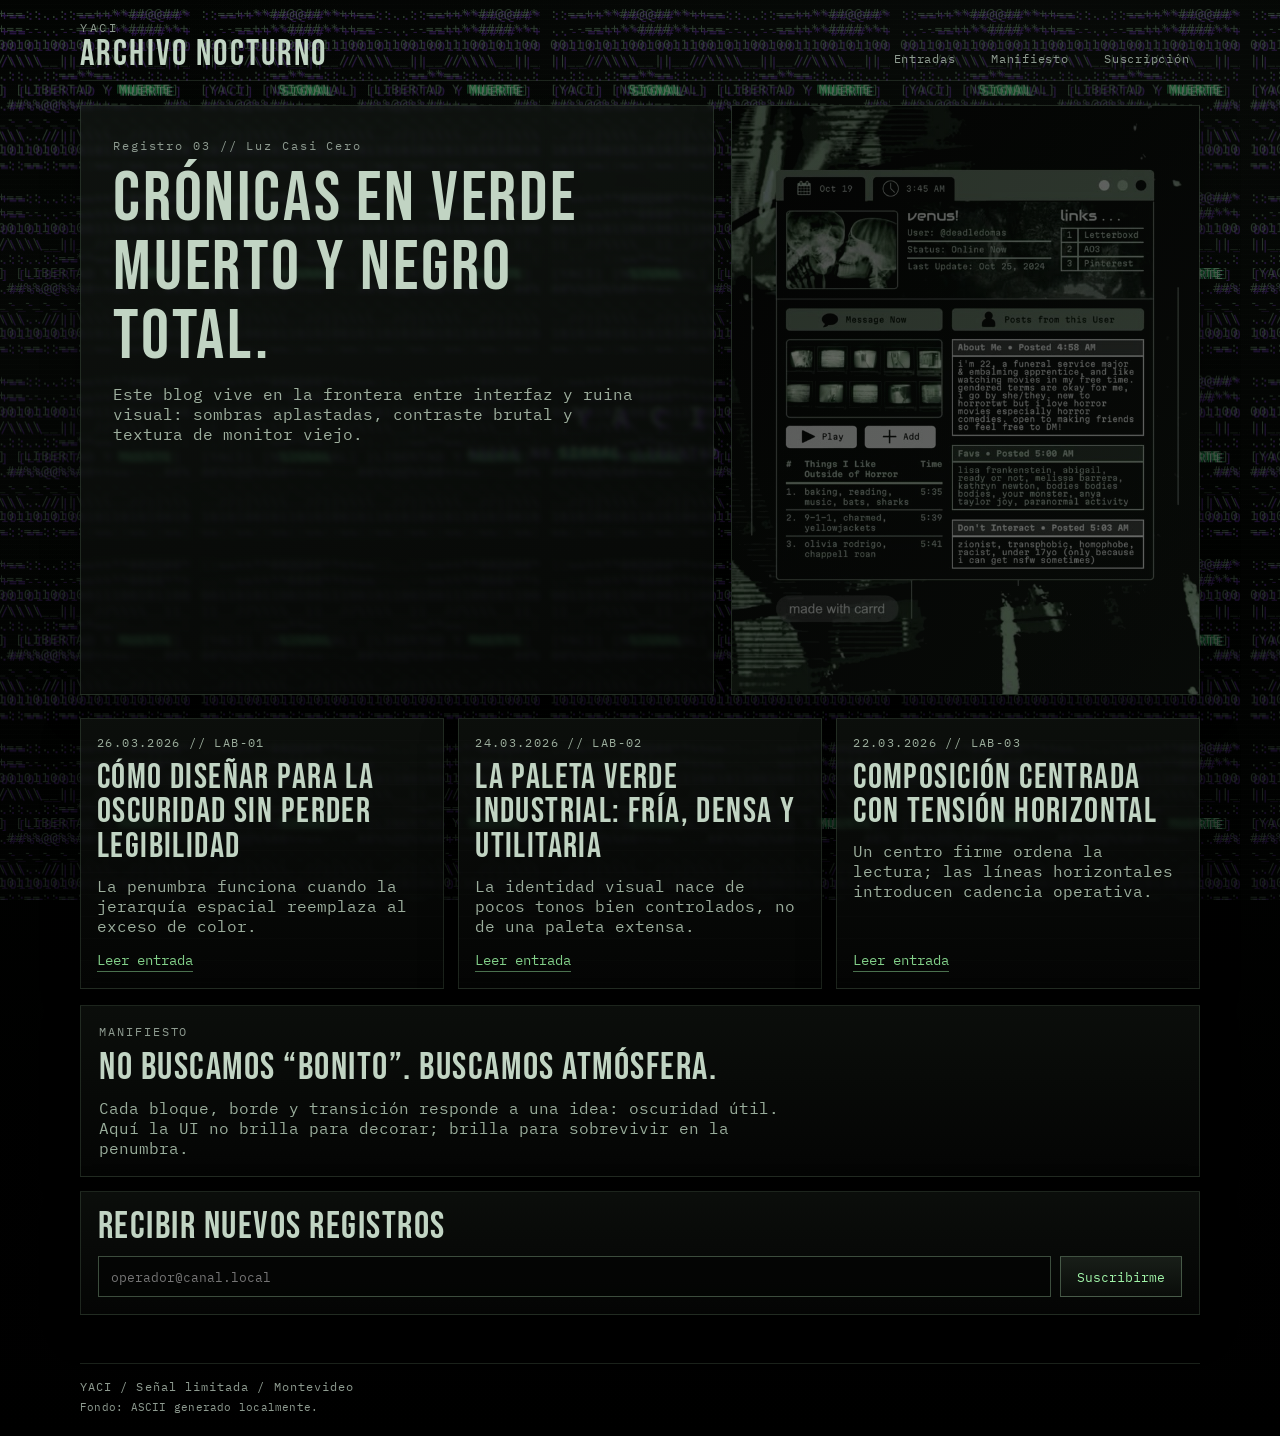
<file: index.html>
<!DOCTYPE html>
<html lang="es">
<head>
  <meta charset="UTF-8">
  <meta name="viewport" content="width=device-width, initial-scale=1.0">
  <title>YACI // Archivo Nocturno</title>
  <meta name="description" content="Blog de estética low-key: sombras profundas, verdes industriales y narrativa nocturna.">
  <link rel="preconnect" href="https://fonts.googleapis.com">
  <link rel="preconnect" href="https://fonts.gstatic.com" crossorigin>
  <link href="https://fonts.googleapis.com/css2?family=Bebas+Neue&family=IBM+Plex+Mono:wght@400;500;700&display=swap" rel="stylesheet">
  <link rel="stylesheet" href="styles.css">
</head>
<body>
  <div class="noise"></div>
  <div class="scanlines"></div>

  <header class="site-header reveal">
    <a class="brand" href="index.html">
      <span class="brand-kicker">YACI</span>
      <span class="brand-title">Archivo Nocturno</span>
    </a>
    <nav class="top-nav">
      <a href="entradas.html">Entradas</a>
      <a href="manifiesto.html">Manifiesto</a>
      <a href="#suscripcion">Suscripción</a>
    </nav>
  </header>

  <main class="layout">
    <section class="hero reveal">
      <div class="hero-copy">
        <p class="eyebrow">Registro 03 // Luz Casi Cero</p>
        <h1>Crónicas en verde muerto y negro total.</h1>
        <p>
          Este blog vive en la frontera entre interfaz y ruina visual:
          sombras aplastadas, contraste brutal y textura de monitor viejo.
        </p>
      </div>
      <figure class="hero-frame" aria-label="Referencia visual">
        <img src="660431724_1667663304473493_7684499196295482102_n.jpg" alt="Referencia estética verde oscura">
      </figure>
    </section>

    <section id="posts" class="posts">
      <article class="post reveal">
        <p class="post-meta">26.03.2026 // LAB-01</p>
        <h2>Cómo diseñar para la oscuridad sin perder legibilidad</h2>
        <p>
          Un sistema low-key no es ausencia de color: es jerarquía tonal extrema.
          Si todo está oscuro, la estructura debe vivir en líneas, ritmo y textura.
        </p>
        <a href="entrada.html?id=lab-01">Leer entrada</a>
      </article>

      <article class="post reveal">
        <p class="post-meta">24.03.2026 // LAB-02</p>
        <h2>La paleta verde industrial: fría, densa y utilitaria</h2>
        <p>
          Negro puro para peso emocional, verdes desaturados para continuidad
          y un acento fosforescente mínimo para orientar la mirada.
        </p>
        <a href="entrada.html?id=lab-02">Leer entrada</a>
      </article>

      <article class="post reveal">
        <p class="post-meta">22.03.2026 // LAB-03</p>
        <h2>Composición centrada con tensión horizontal</h2>
        <p>
          Cuando el peso visual cae al centro, las líneas horizontales
          introducen estabilidad técnica y una atmósfera de consola analógica.
        </p>
        <a href="entrada.html?id=lab-03">Leer entrada</a>
      </article>
    </section>

    <section id="manifiesto" class="manifesto reveal">
      <p class="eyebrow">MANIFIESTO</p>
      <h3>No buscamos “bonito”. Buscamos atmósfera.</h3>
      <p>
        Cada bloque, borde y transición responde a una idea: oscuridad útil.
        Aquí la UI no brilla para decorar; brilla para sobrevivir en la penumbra.
      </p>
    </section>

    <section id="suscripcion" class="subscribe reveal">
      <h3>Recibir nuevos registros</h3>
      <form>
        <label for="mail" class="sr-only">Correo</label>
        <input id="mail" type="email" placeholder="operador@canal.local" required>
        <button type="submit">Suscribirme</button>
      </form>
    </section>
  </main>

  <footer class="site-footer reveal">
    <p>YACI / Señal limitada / Montevideo</p>
    <p class="credit">Fondo: ASCII generado localmente.</p>
  </footer>

  <script src="script.js"></script>
</body>
</html>
</file>
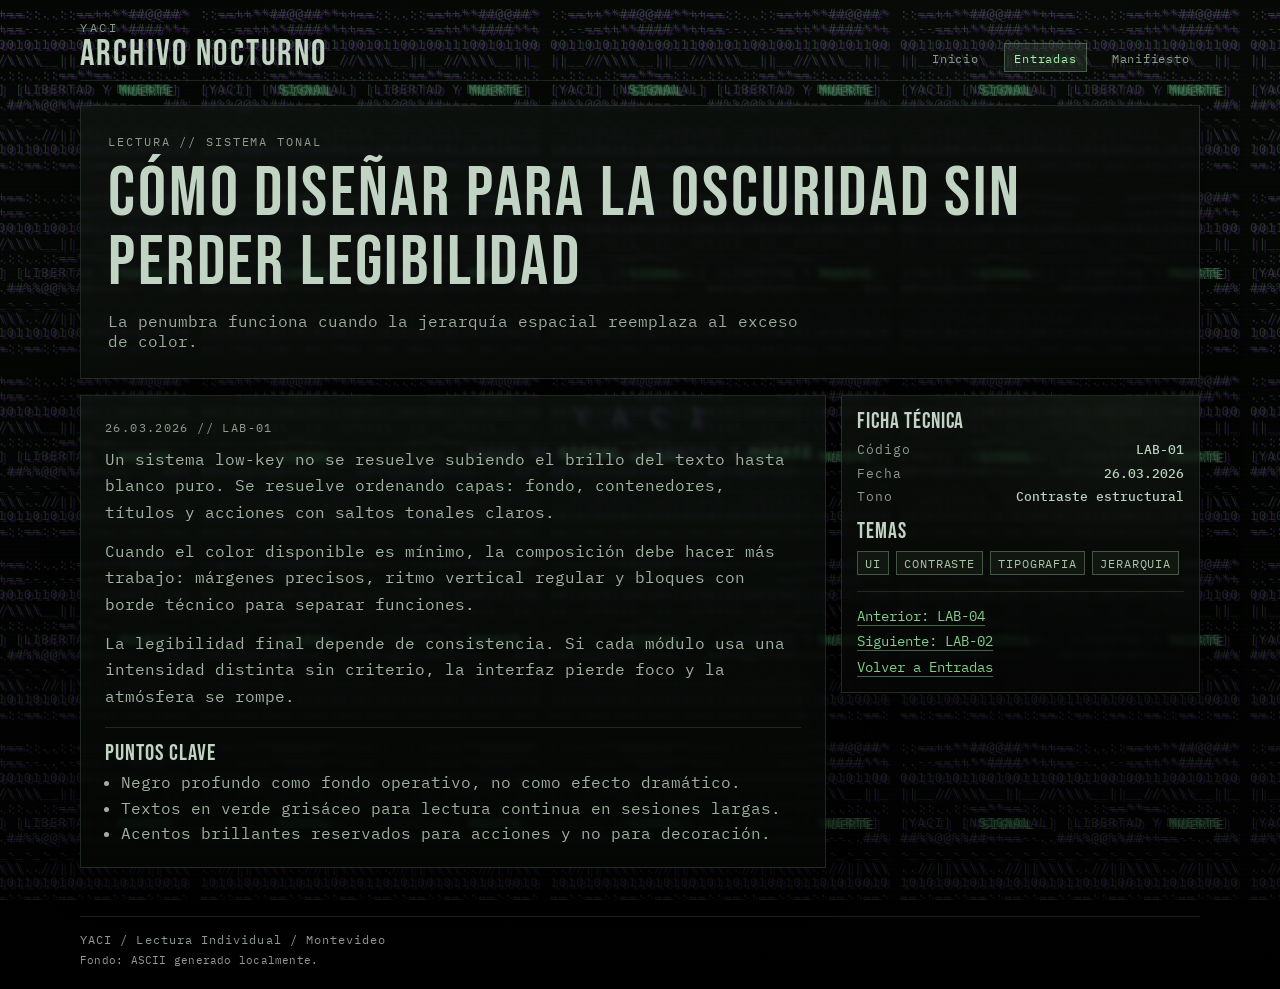
<file: entrada.html>
<!DOCTYPE html>
<html lang="es">
<head>
  <meta charset="UTF-8">
  <meta name="viewport" content="width=device-width, initial-scale=1.0">
  <title>YACI // Entrada</title>
  <meta name="description" content="Entrada individual del archivo nocturno YACI.">
  <link rel="preconnect" href="https://fonts.googleapis.com">
  <link rel="preconnect" href="https://fonts.gstatic.com" crossorigin>
  <link href="https://fonts.googleapis.com/css2?family=Bebas+Neue&family=IBM+Plex+Mono:wght@400;500;700&display=swap" rel="stylesheet">
  <link rel="stylesheet" href="styles.css">
</head>
<body data-entry-page>
  <div class="noise"></div>
  <div class="scanlines"></div>

  <header class="site-header reveal">
    <a class="brand" href="index.html">
      <span class="brand-kicker">YACI</span>
      <span class="brand-title">Archivo Nocturno</span>
    </a>
    <nav class="top-nav">
      <a href="index.html">Inicio</a>
      <a class="is-active" href="entradas.html">Entradas</a>
      <a href="manifiesto.html">Manifiesto</a>
    </nav>
  </header>

  <main class="layout">
    <section class="page-hero reveal">
      <p id="entry-kicker" class="eyebrow">LECTURA // CANAL INDIVIDUAL</p>
      <h1 id="entry-title">Cargando entrada...</h1>
      <p id="entry-intro">Preparando registro visual.</p>
    </section>

    <section class="article-layout">
      <article class="article-shell reveal">
        <p id="entry-meta" class="post-meta">--.--.---- // ----</p>
        <div id="entry-body" class="article-body"></div>
      </article>

      <aside class="article-aside reveal">
        <h3>Ficha Técnica</h3>
        <div class="article-facts">
          <p><span>Código</span><strong id="entry-code">LAB-00</strong></p>
          <p><span>Fecha</span><strong id="entry-date">--.--.----</strong></p>
          <p><span>Tono</span><strong id="entry-tone">Low-key</strong></p>
        </div>

        <h3>Temas</h3>
        <div id="entry-tags" class="tag-list"></div>

        <div class="article-nav">
          <a id="entry-prev" href="entradas.html">Anterior</a>
          <a id="entry-next" href="entradas.html">Siguiente</a>
          <a href="entradas.html">Volver a Entradas</a>
        </div>
      </aside>
    </section>
  </main>

  <footer class="site-footer reveal">
    <p>YACI / Lectura Individual / Montevideo</p>
    <p class="credit">Fondo: ASCII generado localmente.</p>
  </footer>

  <script src="script.js"></script>
</body>
</html>
</file>
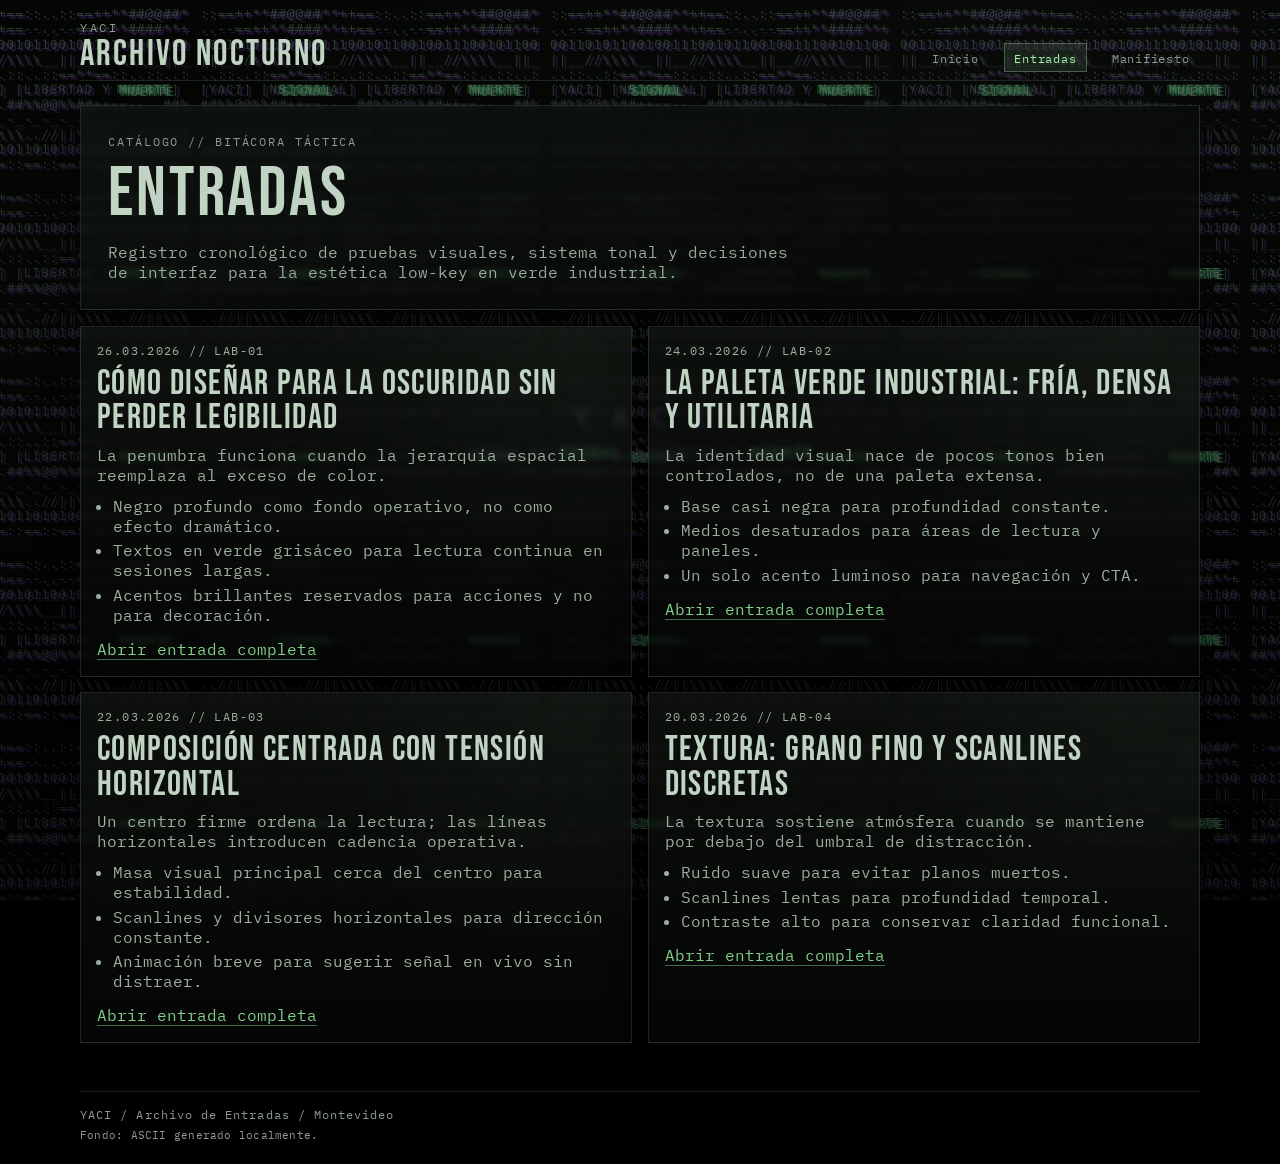
<file: entradas.html>
<!DOCTYPE html>
<html lang="es">
<head>
  <meta charset="UTF-8">
  <meta name="viewport" content="width=device-width, initial-scale=1.0">
  <title>YACI // Entradas</title>
  <meta name="description" content="Listado de entradas del archivo nocturno YACI.">
  <link rel="preconnect" href="https://fonts.googleapis.com">
  <link rel="preconnect" href="https://fonts.gstatic.com" crossorigin>
  <link href="https://fonts.googleapis.com/css2?family=Bebas+Neue&family=IBM+Plex+Mono:wght@400;500;700&display=swap" rel="stylesheet">
  <link rel="stylesheet" href="styles.css">
</head>
<body>
  <div class="noise"></div>
  <div class="scanlines"></div>

  <header class="site-header reveal">
    <a class="brand" href="index.html">
      <span class="brand-kicker">YACI</span>
      <span class="brand-title">Archivo Nocturno</span>
    </a>
    <nav class="top-nav">
      <a href="index.html">Inicio</a>
      <a class="is-active" href="entradas.html">Entradas</a>
      <a href="manifiesto.html">Manifiesto</a>
    </nav>
  </header>

  <main class="layout">
    <section class="page-hero reveal">
      <p class="eyebrow">CATÁLOGO // BITÁCORA TÁCTICA</p>
      <h1>Entradas</h1>
      <p>
        Registro cronológico de pruebas visuales, sistema tonal y decisiones de interfaz
        para la estética low-key en verde industrial.
      </p>
    </section>

    <section class="entries-grid">
      <article id="post-lab-01" class="entry-card reveal">
        <p class="post-meta">26.03.2026 // LAB-01</p>
        <h2>Cómo diseñar para la oscuridad sin perder legibilidad</h2>
        <p>
          La oscuridad extrema exige contraste estructural, no solo color. Las fronteras,
          el espaciado y la jerarquía tipográfica son la señal principal.
        </p>
        <ul>
          <li>Negros profundos para atmósfera.</li>
          <li>Texto en verde grisáceo para lectura continua.</li>
          <li>Acento brillante solo para acciones.</li>
        </ul>
        <a href="entrada.html?id=lab-01">Abrir entrada completa</a>
      </article>

      <article id="post-lab-02" class="entry-card reveal">
        <p class="post-meta">24.03.2026 // LAB-02</p>
        <h2>La paleta verde industrial: fría, densa y utilitaria</h2>
        <p>
          La gama trabaja entre negro puro y verde apagado para sostener un clima técnico,
          casi de panel antiguo, sin caer en neón decorativo.
        </p>
        <ul>
          <li>Base: #000000 / #030403 / #080a08.</li>
          <li>Medios: #1e251f / #39463b.</li>
          <li>Acentos: #82cf89 / #a0f4a8.</li>
        </ul>
        <a href="entrada.html?id=lab-02">Abrir entrada completa</a>
      </article>

      <article id="post-lab-03" class="entry-card reveal">
        <p class="post-meta">22.03.2026 // LAB-03</p>
        <h2>Composición centrada con tensión horizontal</h2>
        <p>
          Una masa visual al centro transmite control. Las líneas horizontales y scanlines
          agregan dirección, ritmo y una lectura de interfaz operativa.
        </p>
        <ul>
          <li>Peso visual estabilizado en el núcleo.</li>
          <li>Rejilla de tarjetas para cadencia técnica.</li>
          <li>Movimiento mínimo y funcional.</li>
        </ul>
        <a href="entrada.html?id=lab-03">Abrir entrada completa</a>
      </article>

      <article id="post-lab-04" class="entry-card reveal">
        <p class="post-meta">20.03.2026 // LAB-04</p>
        <h2>Textura: grano fino y scanlines discretas</h2>
        <p>
          El ruido no es ornamento: evita superficies planas y refuerza la sensación
          de señal débil. La clave es mantenerlo por debajo del umbral de distracción.
        </p>
        <ul>
          <li>Grano suave con mezcla sutil.</li>
          <li>Scanlines lentas para profundidad temporal.</li>
          <li>Capas atmosféricas sin perder contraste.</li>
        </ul>
        <a href="entrada.html?id=lab-04">Abrir entrada completa</a>
      </article>
    </section>
  </main>

  <footer class="site-footer reveal">
    <p>YACI / Archivo de Entradas / Montevideo</p>
    <p class="credit">Fondo: ASCII generado localmente.</p>
  </footer>

  <script src="script.js"></script>
</body>
</html>
</file>
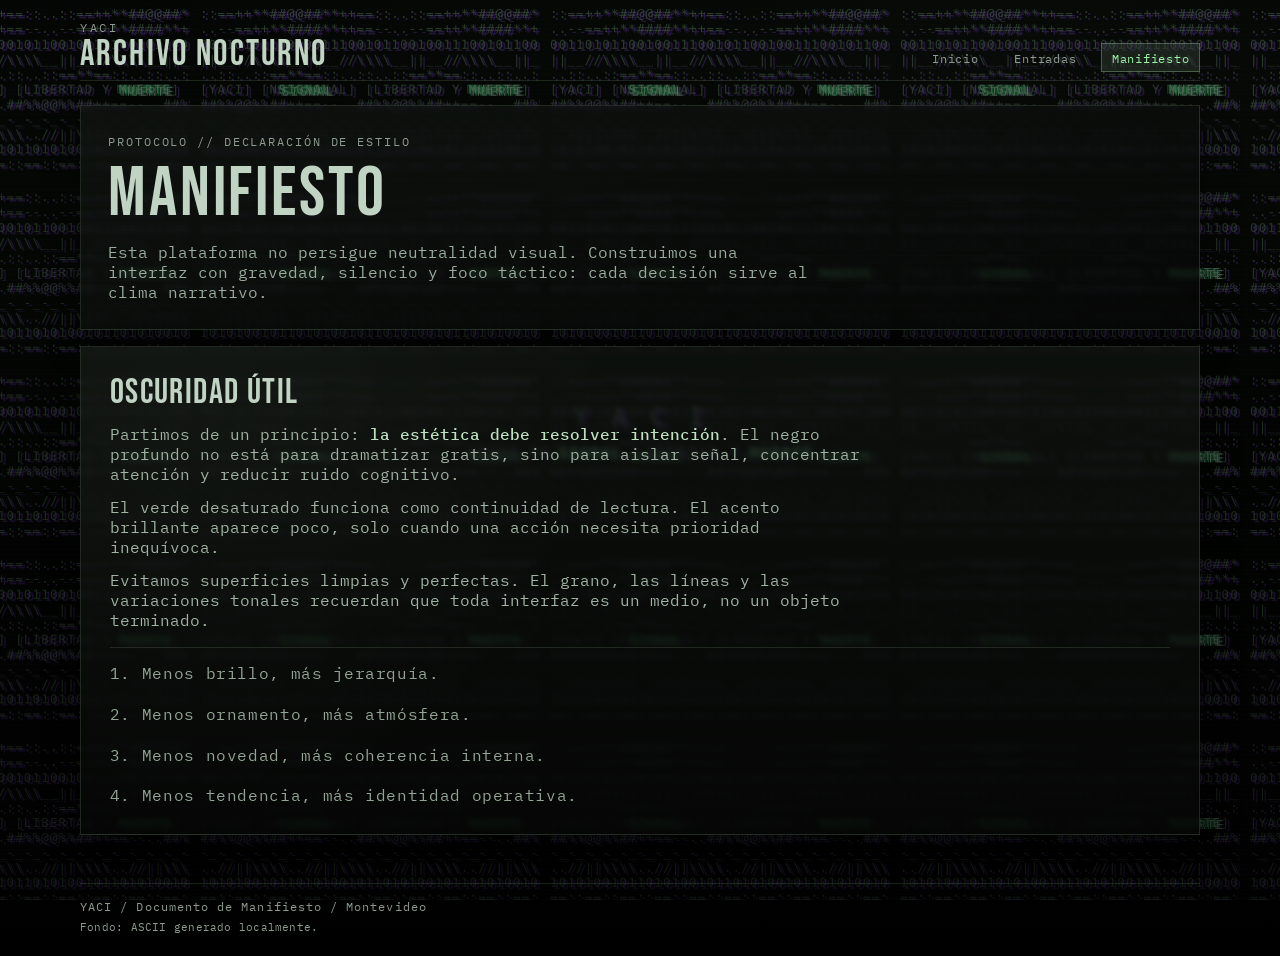
<file: manifiesto.html>
<!DOCTYPE html>
<html lang="es">
<head>
  <meta charset="UTF-8">
  <meta name="viewport" content="width=device-width, initial-scale=1.0">
  <title>YACI // Manifiesto</title>
  <meta name="description" content="Manifiesto visual y editorial del proyecto YACI.">
  <link rel="preconnect" href="https://fonts.googleapis.com">
  <link rel="preconnect" href="https://fonts.gstatic.com" crossorigin>
  <link href="https://fonts.googleapis.com/css2?family=Bebas+Neue&family=IBM+Plex+Mono:wght@400;500;700&display=swap" rel="stylesheet">
  <link rel="stylesheet" href="styles.css">
</head>
<body>
  <div class="noise"></div>
  <div class="scanlines"></div>

  <header class="site-header reveal">
    <a class="brand" href="index.html">
      <span class="brand-kicker">YACI</span>
      <span class="brand-title">Archivo Nocturno</span>
    </a>
    <nav class="top-nav">
      <a href="index.html">Inicio</a>
      <a href="entradas.html">Entradas</a>
      <a class="is-active" href="manifiesto.html">Manifiesto</a>
    </nav>
  </header>

  <main class="layout">
    <section class="page-hero reveal">
      <p class="eyebrow">PROTOCOLO // DECLARACIÓN DE ESTILO</p>
      <h1>Manifiesto</h1>
      <p>
        Esta plataforma no persigue neutralidad visual. Construimos una interfaz con
        gravedad, silencio y foco táctico: cada decisión sirve al clima narrativo.
      </p>
    </section>

    <section class="manifesto-page reveal">
      <h2>Oscuridad útil</h2>
      <p>
        Partimos de un principio: <strong>la estética debe resolver intención</strong>.
        El negro profundo no está para dramatizar gratis, sino para aislar señal,
        concentrar atención y reducir ruido cognitivo.
      </p>
      <p>
        El verde desaturado funciona como continuidad de lectura. El acento brillante
        aparece poco, solo cuando una acción necesita prioridad inequívoca.
      </p>
      <p>
        Evitamos superficies limpias y perfectas. El grano, las líneas y las variaciones
        tonales recuerdan que toda interfaz es un medio, no un objeto terminado.
      </p>

      <div class="manifesto-lines">
        <p>1. Menos brillo, más jerarquía.</p>
        <p>2. Menos ornamento, más atmósfera.</p>
        <p>3. Menos novedad, más coherencia interna.</p>
        <p>4. Menos tendencia, más identidad operativa.</p>
      </div>
    </section>
  </main>

  <footer class="site-footer reveal">
    <p>YACI / Documento de Manifiesto / Montevideo</p>
    <p class="credit">Fondo: ASCII generado localmente.</p>
  </footer>

  <script src="script.js"></script>
</body>
</html>
</file>
<file: styles.css>
:root {
  --bg-000: #000000;
  --bg-010: #030403;
  --bg-020: #080a08;
  --bg-040: #111511;
  --bg-080: #1e251f;
  --bg-140: #39463b;
  --line: rgba(110, 140, 111, 0.24);
  --line-hard: rgba(138, 176, 141, 0.42);
  --text: #c1d4c3;
  --text-soft: #8e9b90;
  --accent: #82cf89;
  --accent-hot: #a0f4a8;
  --shadow: 0 14px 34px rgba(0, 0, 0, 0.44);
}

*,
*::before,
*::after {
  box-sizing: border-box;
}

html,
body {
  margin: 0;
  min-height: 100%;
}

body {
  position: relative;
  overflow-x: hidden;
  color: var(--text);
  font-family: "IBM Plex Mono", monospace;
  background:
    linear-gradient(180deg, rgba(0, 0, 0, 0.40) 0%, rgba(0, 0, 0, 0.56) 56%, rgba(0, 0, 0, 0.70) 100%),
    radial-gradient(1200px 600px at 78% 8%, rgba(45, 57, 47, 0.22), transparent 70%),
    radial-gradient(900px 500px at 12% 24%, rgba(22, 29, 23, 0.30), transparent 72%),
    url("assets/bg-ascii.svg") center / cover no-repeat fixed,
    linear-gradient(180deg, var(--bg-020) 0%, var(--bg-010) 36%, var(--bg-000) 100%);
}

.noise,
.scanlines {
  position: fixed;
  inset: 0;
  pointer-events: none;
  z-index: 0;
}

.noise {
  opacity: 0.14;
  background-image:
    radial-gradient(rgba(146, 168, 149, 0.09) 0.75px, transparent 0.75px);
  background-size: 3px 3px;
  mix-blend-mode: soft-light;
}

.scanlines {
  opacity: 0.08;
  background: repeating-linear-gradient(
    to bottom,
    transparent 0 4px,
    rgba(155, 200, 158, 0.17) 4px 5px
  );
  animation: lineshift 7s linear infinite;
}

@keyframes lineshift {
  0% { transform: translateY(0); }
  100% { transform: translateY(5px); }
}

.site-header,
.layout,
.site-footer {
  position: relative;
  z-index: 1;
  width: min(1120px, calc(100% - 2rem));
  margin-inline: auto;
}

.site-header {
  display: flex;
  align-items: end;
  justify-content: space-between;
  gap: 1rem;
  padding: 1.25rem 0 0.5rem;
  border-bottom: 1px solid var(--line);
}

.brand {
  text-decoration: none;
  color: inherit;
  display: grid;
  gap: 0.2rem;
}

.brand-kicker {
  letter-spacing: 0.22em;
  font-size: 0.72rem;
  color: var(--text-soft);
}

.brand-title {
  font-family: "Bebas Neue", sans-serif;
  font-size: clamp(1.55rem, 3.5vw, 2.25rem);
  letter-spacing: 0.06em;
  line-height: 0.95;
}

.top-nav {
  display: flex;
  gap: 0.9rem;
  align-items: center;
  flex-wrap: wrap;
  justify-content: flex-end;
}

.top-nav a {
  text-decoration: none;
  color: var(--text-soft);
  font-size: 0.78rem;
  letter-spacing: 0.06em;
  padding: 0.35rem 0.6rem;
  border: 1px solid transparent;
  transition: border-color 220ms ease, color 220ms ease, background-color 220ms ease;
}

.top-nav a:hover {
  color: var(--accent-hot);
  border-color: var(--line-hard);
  background: rgba(41, 51, 42, 0.45);
}

.top-nav a.is-active {
  color: var(--accent-hot);
  border-color: var(--line-hard);
  background: rgba(49, 63, 51, 0.46);
}

.layout {
  padding: 1.5rem 0 3rem;
}

.hero {
  display: grid;
  grid-template-columns: 1.15fr 0.85fr;
  gap: 1.1rem;
  margin-bottom: 1.45rem;
}

.hero-copy,
.hero-frame {
  border: 1px solid var(--line);
  background: linear-gradient(170deg, rgba(19, 24, 20, 0.72), rgba(8, 10, 8, 0.78));
  box-shadow: var(--shadow);
}

.hero-copy {
  padding: clamp(1.15rem, 2.5vw, 2rem);
}

.eyebrow {
  margin: 0 0 0.7rem;
  color: var(--text-soft);
  letter-spacing: 0.16em;
  font-size: 0.74rem;
}

h1,
h2,
h3 {
  margin: 0;
  font-family: "Bebas Neue", sans-serif;
  letter-spacing: 0.04em;
  line-height: 0.98;
  font-weight: 400;
}

h1 {
  font-size: clamp(2.1rem, 6vw, 4.4rem);
  margin-bottom: 0.8rem;
}

h2 {
  font-size: clamp(1.25rem, 3.1vw, 2.2rem);
  margin-bottom: 0.7rem;
}

h3 {
  font-size: clamp(1.35rem, 3.4vw, 2.35rem);
  margin-bottom: 0.65rem;
}

p {
  margin: 0;
  color: var(--text);
}

.hero-copy p:last-child {
  max-width: 52ch;
  color: #9fb09f;
}

.hero-frame {
  margin: 0;
  min-height: 330px;
  overflow: hidden;
  position: relative;
}

.hero-frame::after {
  content: "";
  position: absolute;
  inset: 0;
  background:
    linear-gradient(0deg, rgba(0, 0, 0, 0.28), rgba(0, 0, 0, 0.28)),
    linear-gradient(130deg, rgba(17, 23, 17, 0.2), rgba(90, 120, 92, 0.12));
  pointer-events: none;
}

.hero-frame img {
  width: 100%;
  height: 100%;
  object-fit: cover;
  filter: saturate(0.62) contrast(1.09) brightness(0.72);
  transform: scale(1.03);
}

.posts {
  display: grid;
  grid-template-columns: repeat(3, minmax(0, 1fr));
  gap: 0.9rem;
  margin-bottom: 1rem;
}

.post {
  padding: 1rem;
  min-height: 250px;
  border: 1px solid var(--line);
  background:
    linear-gradient(180deg, rgba(16, 20, 16, 0.72), rgba(5, 6, 5, 0.80)),
    repeating-linear-gradient(
      to bottom,
      transparent 0 21px,
      rgba(124, 153, 124, 0.06) 21px 22px
    );
  box-shadow: var(--shadow);
  display: grid;
  grid-template-rows: auto auto 1fr auto;
}

.post-meta {
  color: var(--text-soft);
  font-size: 0.72rem;
  letter-spacing: 0.12em;
  margin-bottom: 0.7rem;
}

.post p {
  color: #9cae9d;
}

.post a {
  justify-self: start;
  margin-top: 0.95rem;
  text-decoration: none;
  color: var(--accent);
  border-bottom: 1px solid rgba(160, 244, 168, 0.45);
  padding-bottom: 2px;
  font-size: 0.86rem;
  transition: color 220ms ease, border-color 220ms ease;
}

.post a:hover {
  color: var(--accent-hot);
  border-color: var(--accent-hot);
}

.manifesto,
.subscribe {
  border: 1px solid var(--line);
  background: linear-gradient(180deg, rgba(15, 19, 15, 0.72), rgba(5, 6, 5, 0.80));
  box-shadow: var(--shadow);
}

.manifesto {
  padding: 1.15rem;
  margin-bottom: 0.9rem;
}

.manifesto p:last-child {
  color: #9aae9c;
  max-width: 70ch;
}

.subscribe {
  padding: 1.05rem;
}

.subscribe form {
  display: flex;
  gap: 0.6rem;
  flex-wrap: wrap;
}

input,
button {
  font-family: inherit;
  border-radius: 0;
  border: 1px solid var(--line-hard);
  background: rgba(4, 5, 4, 0.9);
  color: var(--text);
}

input {
  flex: 1 1 260px;
  padding: 0.65rem 0.75rem;
}

input:focus {
  outline: none;
  border-color: var(--accent-hot);
  box-shadow: 0 0 0 1px rgba(160, 244, 168, 0.35);
}

button {
  padding: 0.65rem 1rem;
  cursor: pointer;
  color: var(--accent-hot);
  background: linear-gradient(180deg, rgba(25, 31, 25, 0.97), rgba(10, 13, 10, 0.98));
  transition: background-color 220ms ease, transform 220ms ease;
}

button:hover {
  transform: translateY(-1px);
  background: linear-gradient(180deg, rgba(38, 47, 38, 0.98), rgba(15, 19, 15, 0.98));
}

.site-footer {
  padding: 0.95rem 0 1.35rem;
  border-top: 1px solid var(--line);
}

.site-footer p {
  font-size: 0.74rem;
  color: var(--text-soft);
  letter-spacing: 0.09em;
}

.site-footer .credit {
  margin-top: 0.38rem;
  letter-spacing: 0.02em;
  font-size: 0.69rem;
}

.site-footer .credit a {
  color: #98b89a;
  text-decoration: none;
  border-bottom: 1px solid rgba(152, 184, 154, 0.38);
}

.site-footer .credit a:hover {
  color: #b5d5b8;
  border-color: rgba(181, 213, 184, 0.6);
}

.sr-only {
  position: absolute;
  width: 1px;
  height: 1px;
  padding: 0;
  margin: -1px;
  overflow: hidden;
  clip: rect(0, 0, 0, 0);
  white-space: nowrap;
  border: 0;
}

.reveal {
  opacity: 0;
  transform: translateY(14px);
}

.reveal.is-visible {
  opacity: 1;
  transform: translateY(0);
  transition: opacity 500ms ease, transform 500ms ease;
}

.page-hero {
  border: 1px solid var(--line);
  background:
    linear-gradient(165deg, rgba(17, 22, 18, 0.72), rgba(6, 7, 6, 0.80)),
    repeating-linear-gradient(
      to bottom,
      transparent 0 24px,
      rgba(136, 167, 140, 0.05) 24px 25px
    );
  box-shadow: var(--shadow);
  padding: clamp(1rem, 2.6vw, 1.7rem);
  margin-bottom: 1rem;
}

.page-hero p:last-child {
  color: #9aac9d;
  max-width: 70ch;
}

.entries-grid {
  display: grid;
  grid-template-columns: repeat(2, minmax(0, 1fr));
  gap: 0.95rem;
}

.entry-card {
  border: 1px solid var(--line);
  box-shadow: var(--shadow);
  background:
    linear-gradient(180deg, rgba(16, 20, 16, 0.72), rgba(5, 6, 5, 0.80)),
    radial-gradient(circle at 88% 8%, rgba(98, 127, 100, 0.22), transparent 45%);
  padding: 1rem;
}

.entry-card h2 {
  margin-bottom: 0.55rem;
}

.entry-card p {
  color: #9eaf9f;
}

.entry-card .post-meta {
  margin-bottom: 0.58rem;
}

.entry-card ul {
  margin: 0.7rem 0 0;
  padding-left: 1rem;
  color: #9db09f;
}

.entry-card li + li {
  margin-top: 0.28rem;
}

.entry-card a {
  display: inline-block;
  margin-top: 0.86rem;
  color: var(--accent);
  text-decoration: none;
  border-bottom: 1px solid rgba(160, 244, 168, 0.42);
}

.entry-card a:hover {
  color: var(--accent-hot);
  border-color: var(--accent-hot);
}

.manifesto-page {
  border: 1px solid var(--line);
  box-shadow: var(--shadow);
  background:
    linear-gradient(180deg, rgba(17, 21, 17, 0.74), rgba(6, 7, 6, 0.82)),
    radial-gradient(circle at 10% 12%, rgba(74, 96, 76, 0.32), transparent 38%);
  padding: clamp(1.1rem, 2.7vw, 1.8rem);
}

.manifesto-page h2 {
  margin-bottom: 0.9rem;
}

.manifesto-page p {
  color: #a1b3a3;
  max-width: 75ch;
}

.manifesto-page p + p {
  margin-top: 0.8rem;
}

.manifesto-page strong {
  color: #bfe1c2;
  font-weight: 500;
}

.manifesto-lines {
  margin-top: 1.05rem;
  padding-top: 0.95rem;
  border-top: 1px solid var(--line);
  display: grid;
  gap: 0.5rem;
}

.manifesto-lines p {
  margin: 0;
  color: #93a594;
  letter-spacing: 0.04em;
}

.article-layout {
  display: grid;
  grid-template-columns: minmax(0, 1.35fr) minmax(240px, 0.65fr);
  gap: 0.95rem;
}

.article-shell,
.article-aside {
  border: 1px solid var(--line);
  box-shadow: var(--shadow);
}

.article-shell {
  background:
    linear-gradient(180deg, rgba(15, 20, 16, 0.72), rgba(5, 7, 5, 0.82)),
    repeating-linear-gradient(
      to bottom,
      transparent 0 23px,
      rgba(134, 164, 136, 0.06) 23px 24px
    );
  padding: clamp(1rem, 2.4vw, 1.5rem);
}

.article-body {
  display: grid;
  gap: 0.8rem;
}

.article-body p {
  color: #a2b4a4;
  line-height: 1.65;
}

.article-points {
  margin-top: 0.35rem;
  padding-top: 0.85rem;
  border-top: 1px solid var(--line);
}

.article-points h3 {
  font-size: clamp(1.1rem, 2.6vw, 1.45rem);
  margin-bottom: 0.45rem;
}

.article-points ul {
  margin: 0;
  padding-left: 1rem;
  color: #9eb1a0;
}

.article-points li + li {
  margin-top: 0.35rem;
}

.article-aside {
  background:
    linear-gradient(180deg, rgba(15, 19, 15, 0.74), rgba(5, 6, 5, 0.82)),
    radial-gradient(circle at 78% 4%, rgba(83, 108, 85, 0.28), transparent 42%);
  padding: 0.95rem;
  align-self: start;
}

.hero-copy,
.post,
.manifesto,
.subscribe,
.page-hero,
.entry-card,
.manifesto-page,
.article-shell,
.article-aside {
  -webkit-backdrop-filter: blur(2px) saturate(115%);
  backdrop-filter: blur(2px) saturate(115%);
}

.article-aside h3 {
  font-size: clamp(1.05rem, 2.9vw, 1.35rem);
  margin-bottom: 0.55rem;
}

.article-aside h3 + .article-facts,
.article-aside h3 + .tag-list {
  margin-top: 0;
}

.article-facts {
  margin-bottom: 1rem;
  display: grid;
  gap: 0.42rem;
}

.article-facts p {
  margin: 0;
  display: flex;
  justify-content: space-between;
  gap: 0.8rem;
  font-size: 0.82rem;
}

.article-facts span {
  color: var(--text-soft);
  letter-spacing: 0.08em;
}

.article-facts strong {
  color: #b9d3bc;
  font-weight: 500;
}

.tag-list {
  margin-bottom: 1rem;
  display: flex;
  gap: 0.4rem;
  flex-wrap: wrap;
}

.tag-list span {
  border: 1px solid var(--line-hard);
  background: rgba(20, 26, 20, 0.8);
  color: #a6c6a8;
  padding: 0.22rem 0.45rem;
  font-size: 0.72rem;
  letter-spacing: 0.08em;
  text-transform: uppercase;
}

.article-nav {
  display: grid;
  gap: 0.42rem;
  border-top: 1px solid var(--line);
  padding-top: 0.9rem;
}

.article-nav a {
  text-decoration: none;
  color: var(--accent);
  font-size: 0.86rem;
  border-bottom: 1px solid rgba(160, 244, 168, 0.4);
  width: fit-content;
}

.article-nav a:hover {
  color: var(--accent-hot);
  border-color: var(--accent-hot);
}

@media (max-width: 980px) {
  .hero {
    grid-template-columns: 1fr;
  }

  .hero-frame {
    min-height: 260px;
  }

  .posts {
    grid-template-columns: 1fr 1fr;
  }

  .entries-grid {
    grid-template-columns: 1fr;
  }

  .article-layout {
    grid-template-columns: 1fr;
  }
}

@media (max-width: 680px) {
  .site-header {
    align-items: start;
    flex-direction: column;
    padding-top: 1rem;
  }

  .layout,
  .site-header,
  .site-footer {
    width: min(1120px, calc(100% - 1.1rem));
  }

  h1 {
    letter-spacing: 0.03em;
  }

  .posts {
    grid-template-columns: 1fr;
  }
}
</file>
